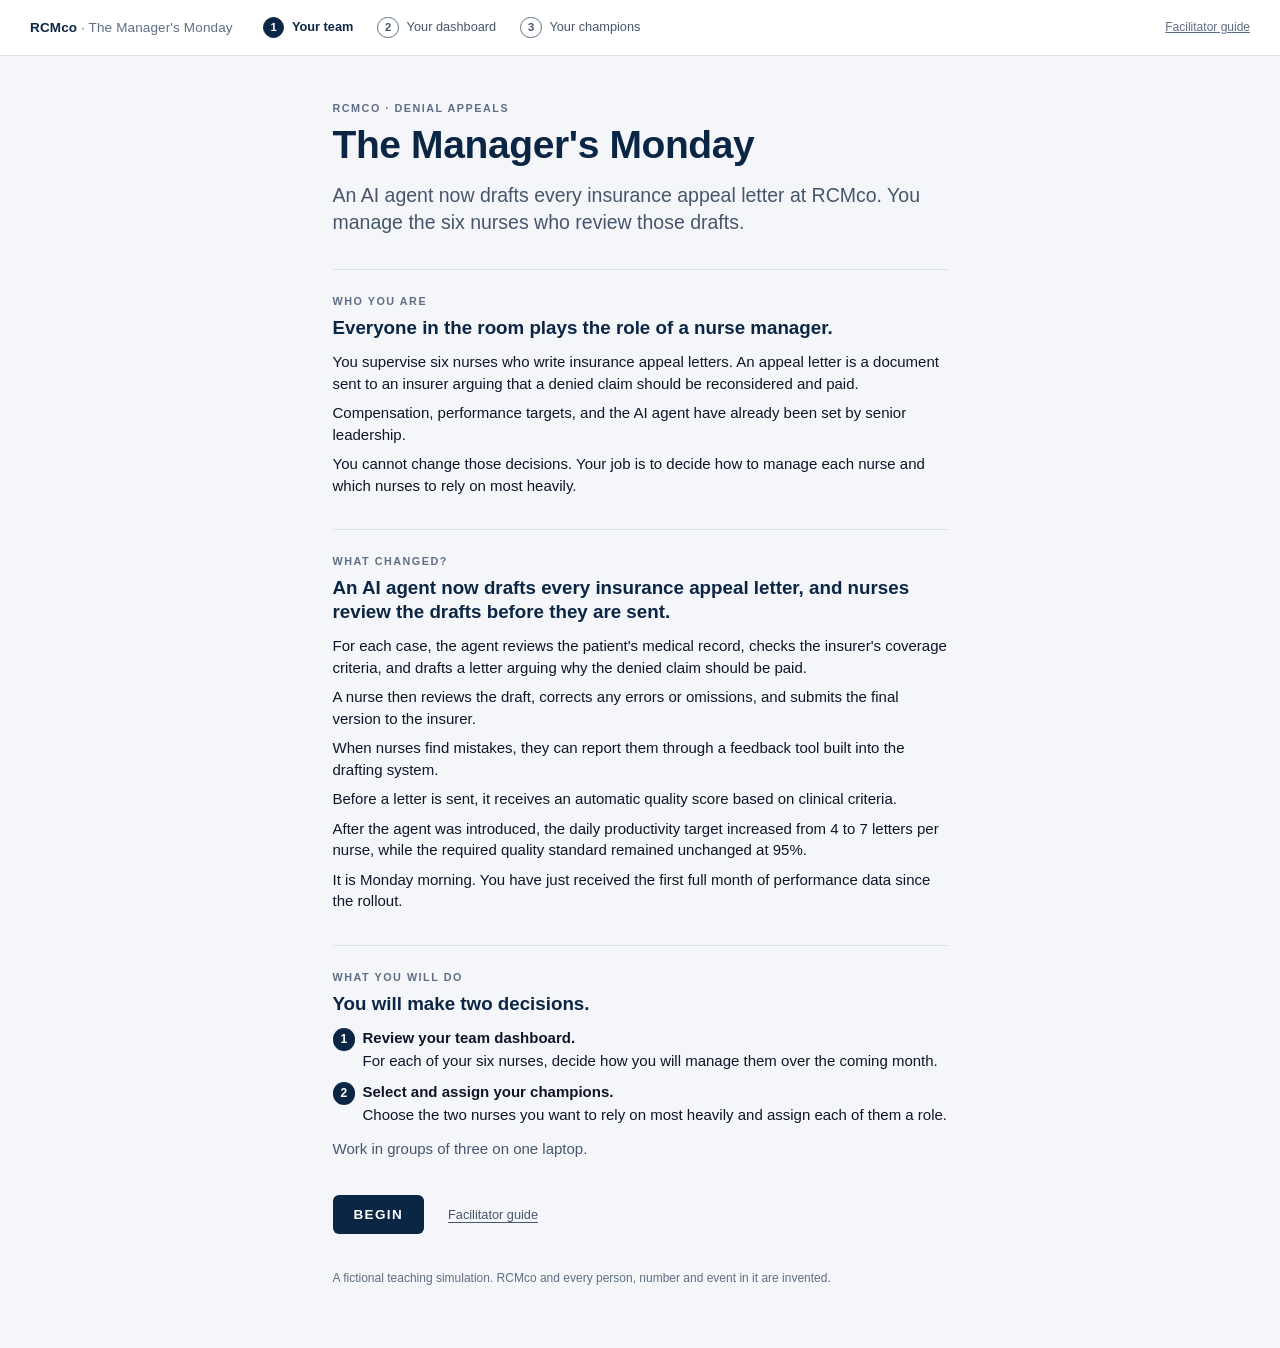
<file: index.html>
<!doctype html>
<html lang="en">
<head>
<meta charset="utf-8">
<meta name="viewport" content="width=device-width, initial-scale=1">
<title></title>
<link rel="stylesheet" href="assets/style.css">
</head>
<body data-page="index">
<nav id="nav"></nav>
<main id="main" class="doc"></main>
<script src="data/model.js"></script>
<script src="data/script.js"></script>
<script src="assets/nav.js"></script>
<script src="assets/doc.js"></script>
</body>
</html>
</file>
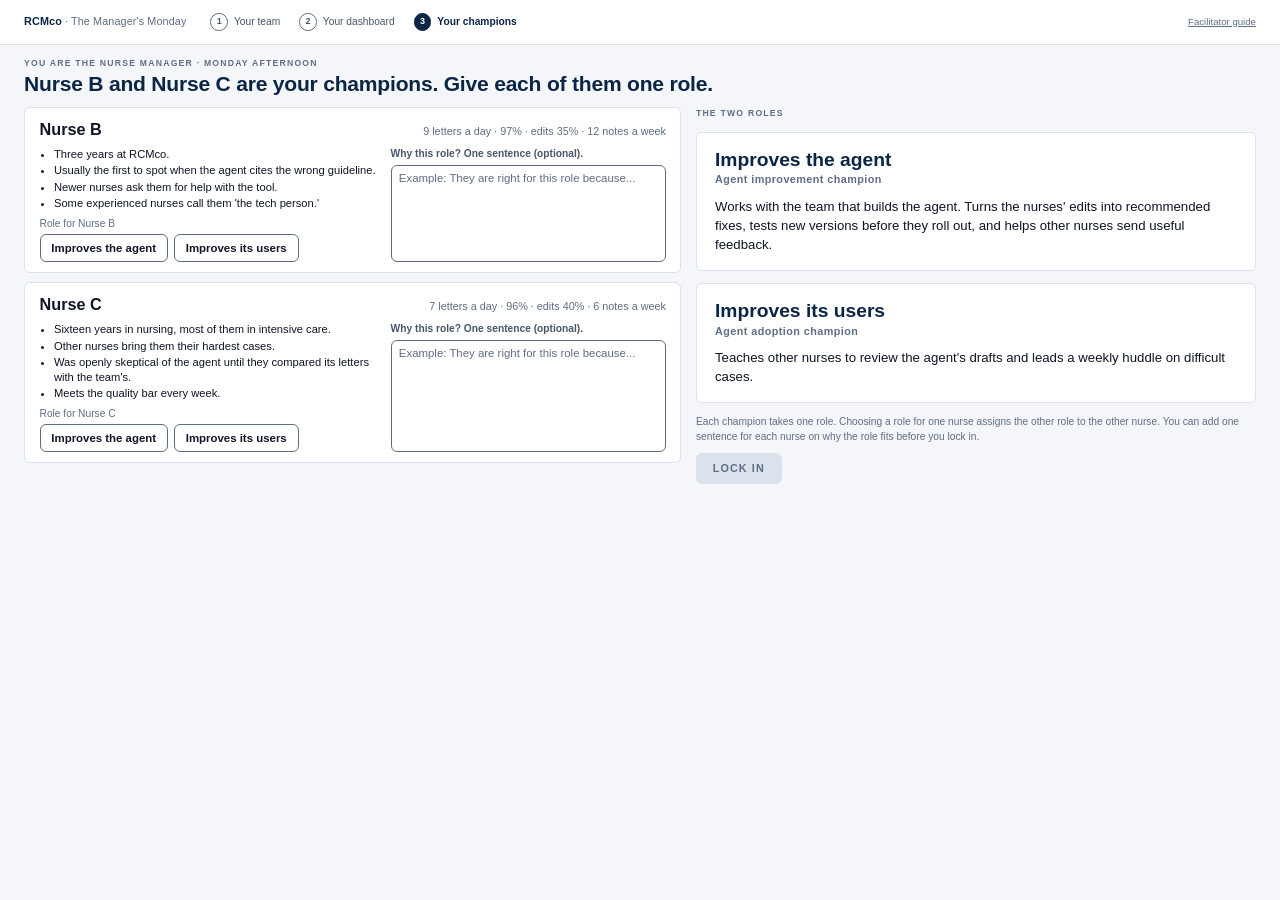
<file: champions.html>
<!doctype html>
<html lang="en" class="fit">
<head>
<meta charset="utf-8">
<meta name="viewport" content="width=device-width, initial-scale=1">
<title></title>
<link rel="stylesheet" href="assets/style.css">
</head>
<body data-page="champions">
<nav id="nav"></nav>
<main id="main" class="stage"></main>
<script src="data/model.js"></script>
<script src="data/script.js"></script>
<script src="assets/nav.js"></script>
<script src="assets/champions.js"></script>
</body>
</html>
</file>
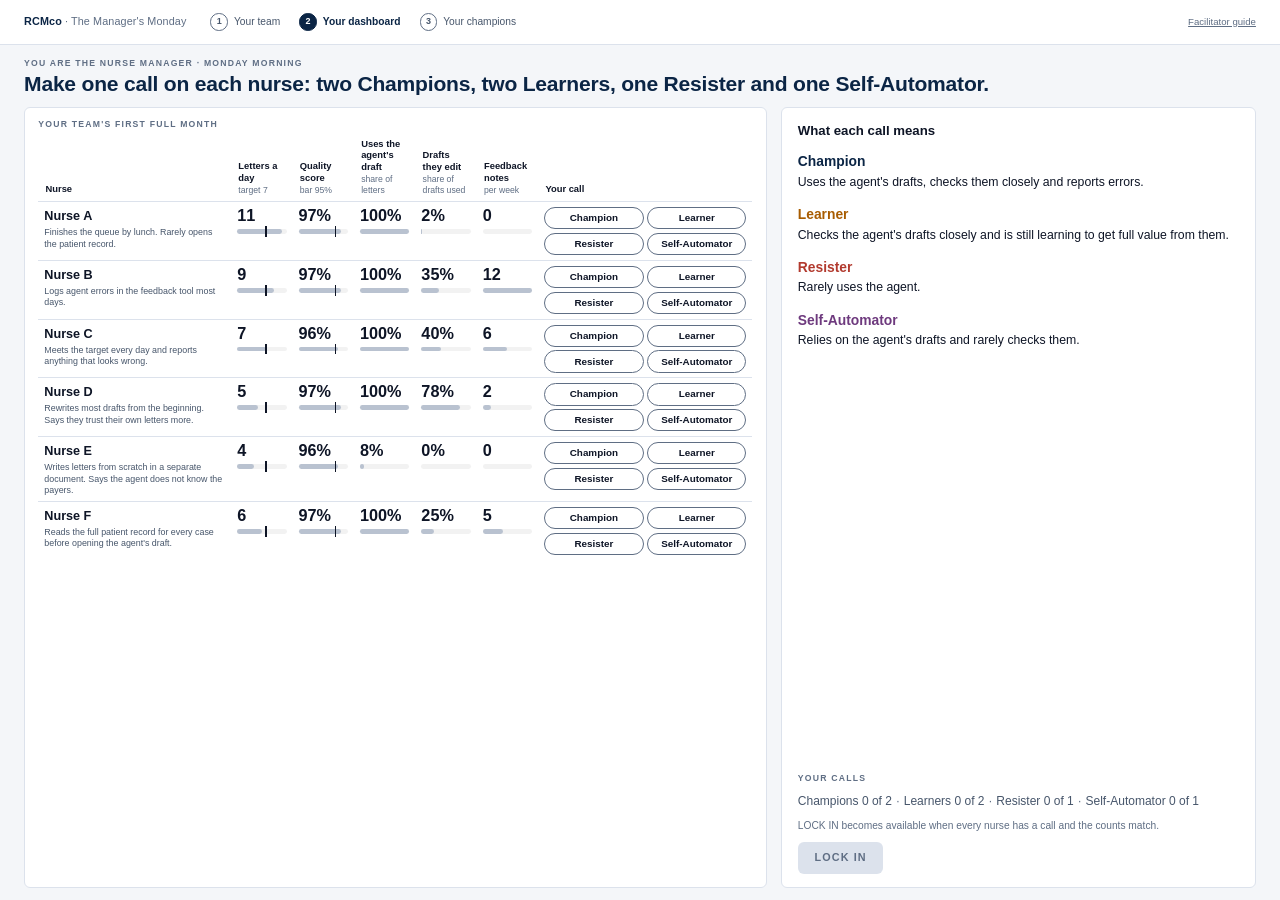
<file: dashboard.html>
<!doctype html>
<html lang="en" class="fit">
<head>
<meta charset="utf-8">
<meta name="viewport" content="width=device-width, initial-scale=1">
<title></title>
<link rel="stylesheet" href="assets/style.css">
</head>
<body data-page="dashboard">
<nav id="nav"></nav>
<main id="main" class="stage"></main>
<script src="data/model.js"></script>
<script src="data/script.js"></script>
<script src="assets/nav.js"></script>
<script src="assets/dashboard.js"></script>
</body>
</html>
</file>
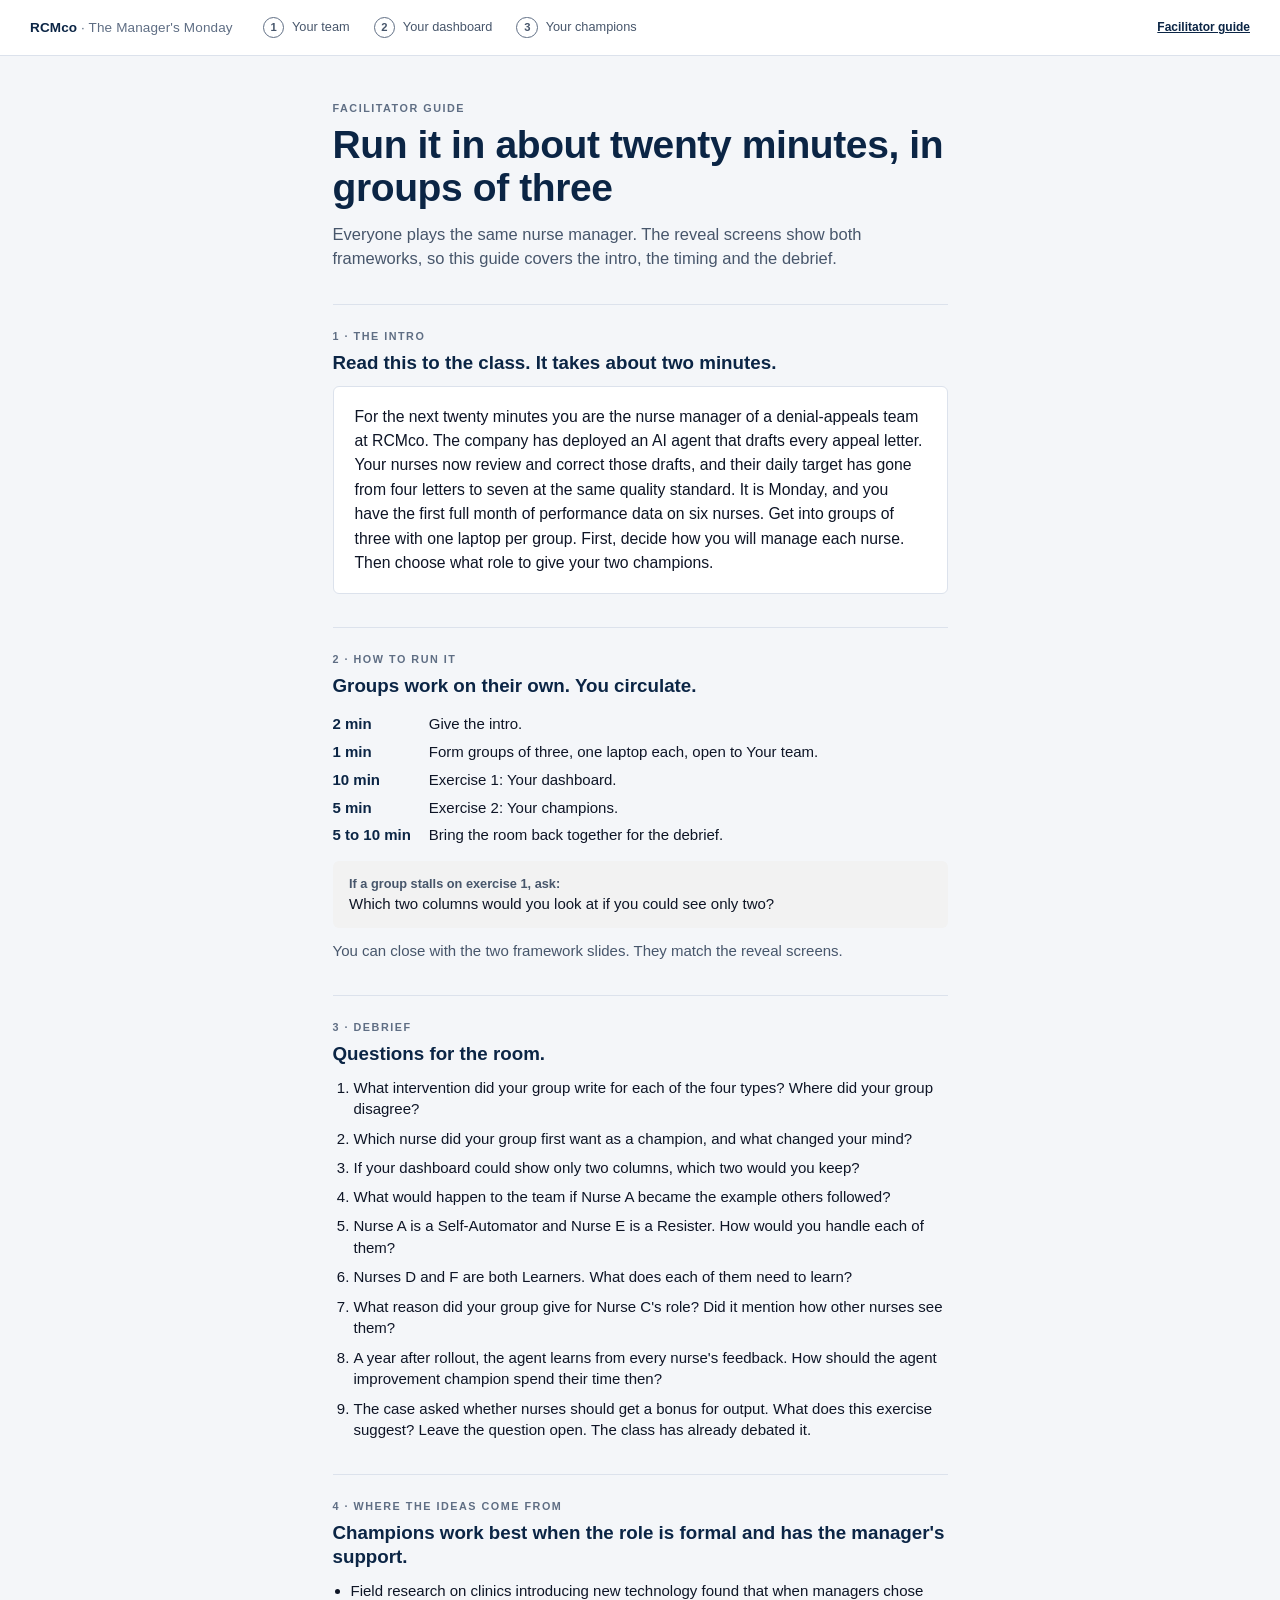
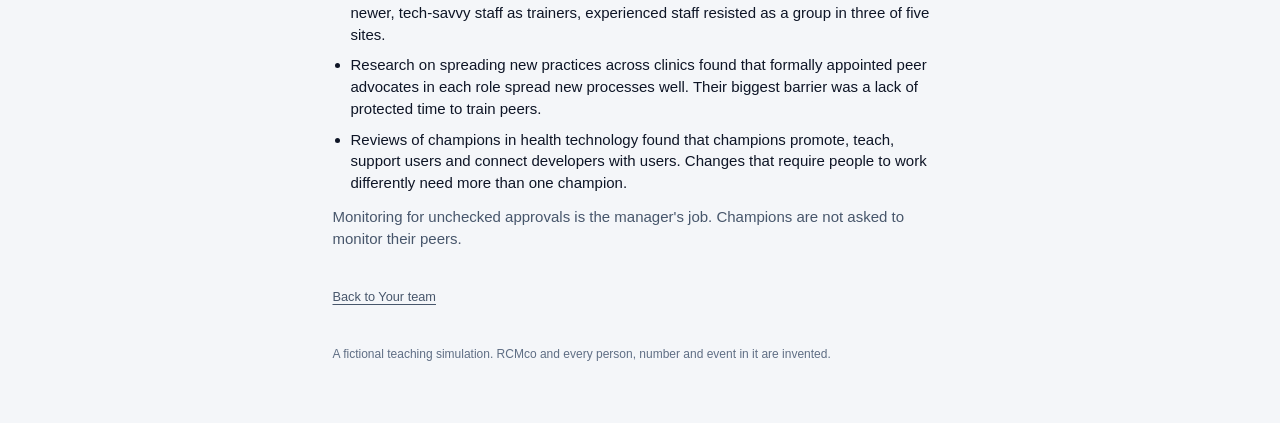
<file: facilitate.html>
<!doctype html>
<html lang="en">
<head>
<meta charset="utf-8">
<meta name="viewport" content="width=device-width, initial-scale=1">
<title></title>
<link rel="stylesheet" href="assets/style.css">
</head>
<body data-page="facilitate">
<nav id="nav"></nav>
<main id="main" class="doc"></main>
<script src="data/model.js"></script>
<script src="data/script.js"></script>
<script src="assets/nav.js"></script>
<script src="assets/doc.js"></script>
</body>
</html>
</file>
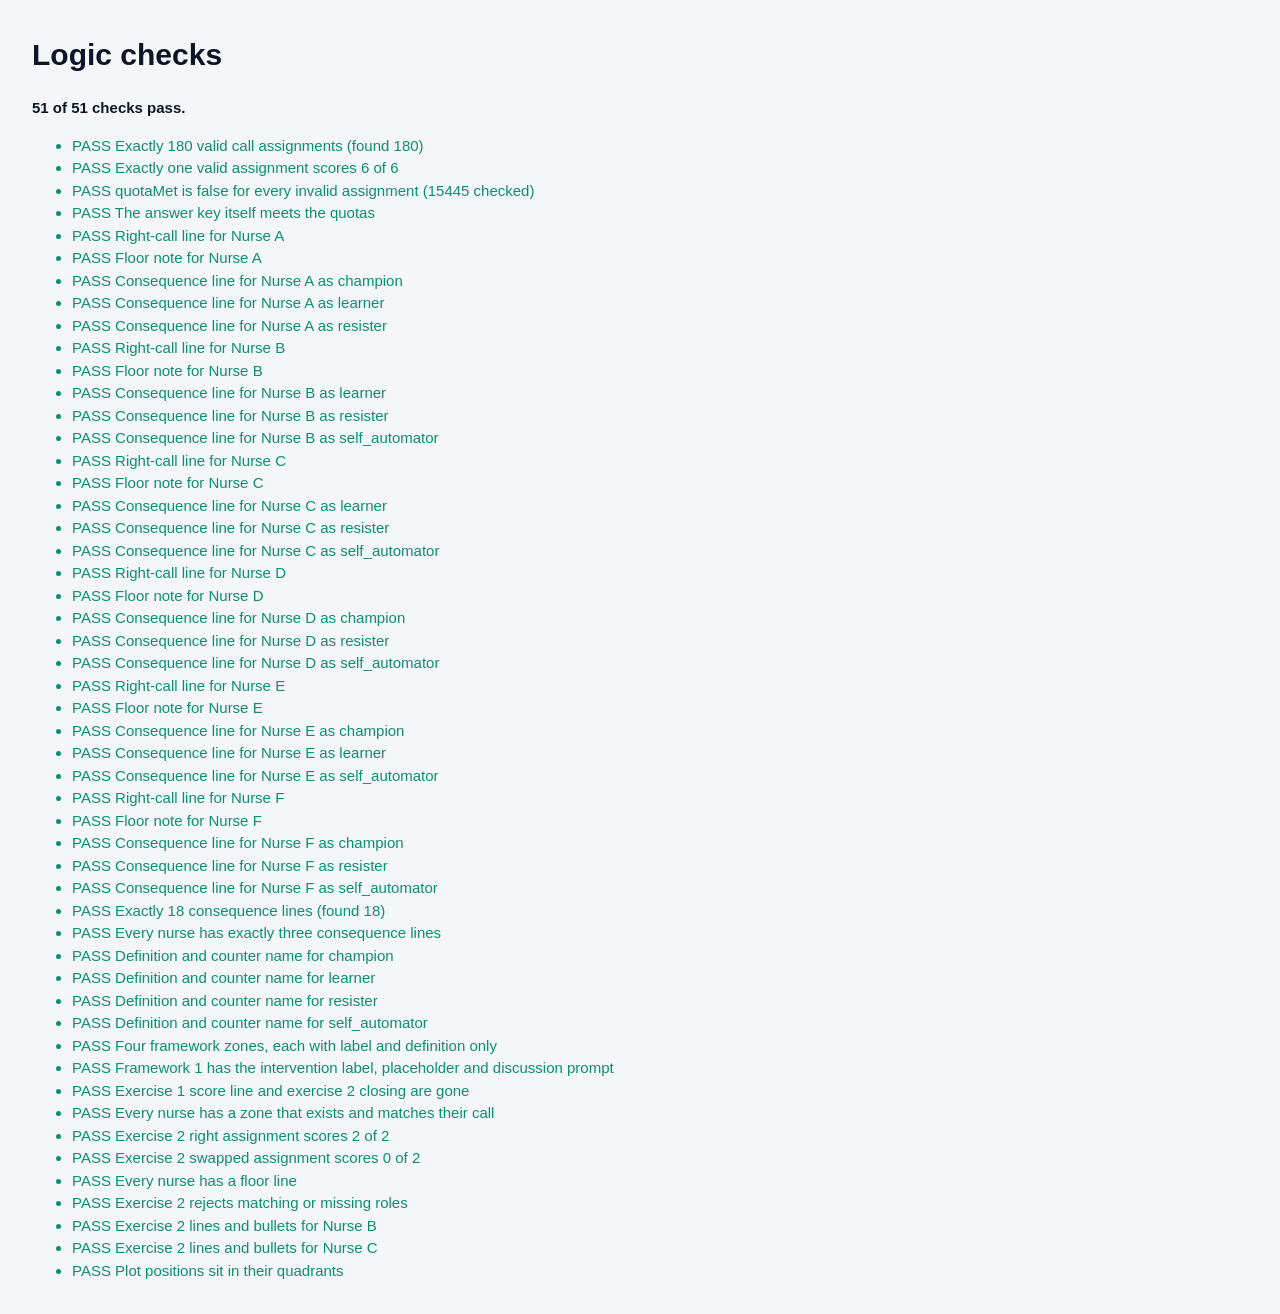
<file: test.html>
<!doctype html>
<html lang="en">
<head>
<meta charset="utf-8">
<meta name="viewport" content="width=device-width, initial-scale=1">
<meta name="robots" content="noindex">
<title>Logic checks</title>
<style>
  body { font: 15px/1.5 -apple-system, BlinkMacSystemFont, "Segoe UI", Roboto, Arial, sans-serif; margin: 2rem; color: #0E1526; background: #F4F6F9; }
  li.pass { color: #0C8F6E; } li.fail { color: #B23A2E; font-weight: 600; }
  #summary { font-weight: 600; }
</style>
</head>
<body>
<h1>Logic checks</h1>
<p id="summary"></p>
<ul id="results"></ul>
<script src="data/model.js"></script>
<script src="data/script.js"></script>
<script src="assets/test.js"></script>
</body>
</html>
</file>
<file: assets/style.css>
/* The Manager's Monday. All styling.
   Sharp, calm, high contrast. One accent per meaning: navy = Champion, orange = Learner, red = Resister,
   plum = Self-Automator.
   Every size is in rem. Documents scale with width; the two exercise pages (html.fit) follow
   whichever of width or height is tighter, so they fit one screen. */

:root {
  --bg: #F4F6F9;  --surface: #FFFFFF;  --hairline: #DCE2EC;  --panel: #F2F2F2;
  --text: #0E1526; --muted: #47566B;   --dim: #5F6E84;
  --navy: #0B2545;
  --orange: #E8830C; --orange-text: #A85C00;
  --red: #B23A2E;  --red-tint: #FBECEA;
  --plum: #6E3A7E;
  --ok: #0C8F6E;
  --sans: -apple-system, BlinkMacSystemFont, "Segoe UI", Roboto, "Helvetica Neue", Arial, sans-serif;
  --radius: 6px; --hair: 0.75px solid var(--hairline);
  --bar: #B9C2D0;
  --ease: cubic-bezier(0.2, 0.7, 0.2, 1);
}

/* ---------- Scales ---------- */
html { font-size: clamp(15px, 0.9vw, 22px); }
html.fit { font-size: clamp(8px, min(0.94vw, 1.67vh), 32px); }
@media (max-width: 899px) {
  html.fit { font-size: 15px; }
}

/* ---------- Base ---------- */
*, *::before, *::after { box-sizing: border-box; }
body {
  margin: 0; background: var(--bg); color: var(--text);
  font-family: var(--sans); font-size: 1rem; line-height: 1.45;
  -webkit-font-smoothing: antialiased; text-rendering: optimizeLegibility;
}
h1, h2, h3, p, ol, ul { margin: 0; }
ol, ul { padding: 0; list-style: none; }
a { color: var(--navy); }
button { font: inherit; color: inherit; }
:focus-visible { outline: 0.15rem solid var(--navy); outline-offset: 0.15rem; border-radius: 0.2rem; }
.sr-only {
  position: absolute; width: 1px; height: 1px; padding: 0; margin: -1px;
  overflow: hidden; clip: rect(0 0 0 0); white-space: nowrap; border: 0;
}

.eyebrow {
  font-size: 0.72rem; font-weight: 600; letter-spacing: 0.14em; text-transform: uppercase;
  color: var(--dim);
}
.muted { color: var(--muted); }
.fine { font-size: 0.8rem; color: var(--dim); }

/* ---------- Buttons ---------- */
.btn {
  display: inline-flex; align-items: center; justify-content: center; gap: 0.5em;
  min-height: 2.6rem; padding: 0.6rem 1.4rem; border: 0; border-radius: var(--radius);
  background: var(--navy); color: #fff; font-weight: 700; font-size: 0.9rem; letter-spacing: 0.1em;
  text-decoration: none; cursor: pointer; transition: background-color 200ms ease-out, opacity 200ms ease-out;
}
.btn:hover { background: #163A66; }
.btn:focus-visible { outline-offset: 0.2rem; }
.btn[disabled] { background: var(--hairline); color: var(--dim); cursor: not-allowed; }
.link {
  background: none; border: 0; padding: 0.2rem 0; cursor: pointer;
  color: var(--muted); font-size: 0.85rem; text-decoration: underline; text-underline-offset: 0.2em;
}
.link:hover { color: var(--text); }

/* ---------- Nav ---------- */
.nav {
  display: flex; align-items: center; gap: 2rem; flex-wrap: wrap;
  padding: 0.9rem 2rem; background: var(--surface); border-bottom: var(--hair);
}
.nav-brand { font-weight: 700; font-size: 0.9rem; color: var(--navy); letter-spacing: 0.01em; }
.nav-brand span { color: var(--dim); font-weight: 500; }
.nav-steps { display: flex; gap: 1.6rem; flex-wrap: wrap; }
.nav-steps a {
  display: inline-flex; align-items: center; gap: 0.5rem; padding: 0.2rem 0;
  color: var(--muted); text-decoration: none; font-size: 0.85rem;
}
.nav-steps a:hover { color: var(--text); }
.nav-num {
  display: inline-grid; place-items: center; width: 1.45rem; height: 1.45rem; border-radius: 50%;
  border: var(--hair); border-color: var(--dim); font-size: 0.75rem; font-weight: 700;
}
.nav-steps a[aria-current="step"] { color: var(--navy); font-weight: 700; }
.nav-steps a[aria-current="step"] .nav-num { background: var(--navy); border-color: var(--navy); color: #fff; }
.nav-guide { margin-left: auto; font-size: 0.8rem; color: var(--dim); }
.nav-guide[aria-current="page"] { color: var(--navy); font-weight: 700; }

/* ---------- Documents (index, facilitate) ---------- */
.doc { max-width: 44rem; margin: 0 auto; padding: 3rem 1.5rem 4rem; }
.doc h1 { font-size: 2.6rem; line-height: 1.1; color: var(--navy); letter-spacing: -0.01em; margin-top: 0.5rem; }
.doc .standfirst { font-size: 1.3rem; line-height: 1.4; color: var(--muted); margin-top: 1rem; }
.doc section { margin-top: 2.2rem; padding-top: 1.6rem; border-top: var(--hair); }
.doc h2 { font-size: 1.25rem; line-height: 1.3; color: var(--navy); margin: 0.4rem 0 0.7rem; }
.doc p + p { margin-top: 0.5rem; }
.doc .lede { font-size: 1.1rem; color: var(--muted); margin-top: 0.9rem; }
.steps-list { counter-reset: s; display: grid; gap: 0.6rem; }
.steps-list li { counter-increment: s; display: grid; grid-template-columns: 2rem 1fr; align-items: baseline; }
.step-sub { display: block; font-weight: 400; color: var(--text); margin-top: 0.1rem; }
.steps-list li::before {
  content: counter(s); display: inline-grid; place-items: center; width: 1.5rem; height: 1.5rem;
  border-radius: 50%; background: var(--navy); color: #fff; font-size: 0.8rem; font-weight: 700;
}
.doc .after { margin-top: 0.8rem; color: var(--muted); }
.begin { margin-top: 2.4rem; display: flex; align-items: center; gap: 1.6rem; flex-wrap: wrap; }
.disclaimer { margin-top: 2.4rem; }

.quote {
  background: var(--surface); border: var(--hair); border-radius: var(--radius);
  padding: 1.2rem 1.4rem; font-size: 1.05rem; line-height: 1.55;
}
.timeline { display: grid; grid-template-columns: max-content 1fr; gap: 0.4rem 1.2rem; }
.timeline dt { font-weight: 700; color: var(--navy); }
.timeline dd { margin: 0; }
.tip { margin-top: 1rem; background: var(--panel); border-radius: var(--radius); padding: 0.9rem 1.1rem; }
.tip strong { display: block; font-size: 0.85rem; color: var(--muted); font-weight: 600; }
.numbered { list-style: decimal; padding-left: 1.4rem; display: grid; gap: 0.5rem; }
.bulleted { list-style: disc; padding-left: 1.2rem; display: grid; gap: 0.6rem; }

/* ---------- Exercise pages (one screen) ---------- */
.fit body { min-height: 100vh; display: flex; flex-direction: column; }
.stage {
  flex: 1; display: flex; flex-direction: column; gap: 0.85rem;
  width: 100%; max-width: 118rem; margin: 0 auto; padding: 1rem 2rem 1rem;
}
.task h1 { font-size: 1.75rem; line-height: 1.15; color: var(--navy); margin-top: 0.25rem; letter-spacing: -0.01em; }
.split { flex: 1; display: grid; gap: 1.2rem; min-height: 0; }
.split-60 { grid-template-columns: minmax(0, 61fr) minmax(0, 39fr); }
.split-55 { grid-template-columns: minmax(0, 54fr) minmax(0, 46fr); }
.card {
  background: var(--surface); border: var(--hair); border-radius: var(--radius);
  padding: 1.1rem 1.3rem;
}
.panel { display: flex; flex-direction: column; gap: 0.9rem; }
.panel-foot { margin-top: auto; display: flex; flex-direction: column; gap: 0.7rem; }
.actions { display: flex; align-items: center; gap: 1.4rem; flex-wrap: wrap; }
.panel h2 { font-size: 1.1rem; color: var(--text); }
.panel h2.eyebrow { font-size: 0.72rem; color: var(--dim); }

/* Tags carry their word as well as their color */
.tag {
  display: inline-flex; align-items: center; padding: 0.2rem 0.6rem; border-radius: 0.3rem;
  font-size: 0.85rem; font-weight: 700; letter-spacing: 0.04em; white-space: nowrap;
}
.tag-champion { background: var(--navy); color: #fff; }
.tag-learner { background: var(--orange); color: var(--text); }
.tag-resister { background: var(--red); color: #fff; }
.tag-self_automator { background: var(--plum); color: #fff; }
.word-champion { color: var(--navy); }
.word-learner { color: var(--orange-text); }
.word-resister { color: var(--red); }
.word-self_automator { color: var(--plum); }

/* ---------- Exercise 1: dashboard ---------- */
.dash { padding: 0.8rem 1.1rem 0.4rem; }
.dash-title { margin-bottom: 0.3rem; }
.dash table { width: 100%; border-collapse: collapse; table-layout: fixed; }
.dash thead th {
  text-align: left; vertical-align: bottom; font-size: 0.78rem; line-height: 1.25; font-weight: 700; color: var(--text);
  padding: 0.4rem 0.6rem 0.5rem; border-bottom: var(--hair);
}
.dash thead th small { display: block; font-weight: 500; color: var(--dim); font-size: 0.72rem; }
.dash td, .dash tbody th { padding: 0.4rem 0.5rem; vertical-align: top; border-bottom: var(--hair); text-align: left; font-weight: 400; }
.dash tr.last > *, .dash tr.reveal-row td { border-bottom: 0; }
.dash tr.has-reveal > * { border-bottom: 0; padding-bottom: 0.15rem; }
.dash tr.reveal-row td { padding: 0 0.5rem 0.4rem; border-bottom: var(--hair); }
.dash tr.reveal-row.last td { border-bottom: 0; }
.col-nurse { width: 27%; }
.col-metric { width: 8.6%; }
.col-call { width: 30%; }
.nurse-name { font-weight: 700; font-size: 1.05rem; }
.floor { font-size: 0.74rem; color: var(--muted); line-height: 1.28; margin-top: 0.15rem; }
.metric-val { font-size: 1.35rem; font-weight: 600; line-height: 1.1; font-variant-numeric: tabular-nums; }
.bar { position: relative; height: 0.4rem; margin-top: 0.35rem; background: var(--panel); border-radius: 0.2rem; }
.bar-fill { position: absolute; inset: 0 auto 0 0; background: var(--bar); border-radius: 0.2rem; }
.bar-tick { position: absolute; top: -0.25rem; bottom: -0.25rem; width: 0.14rem; margin-left: -0.07rem; background: var(--text); }

.pills { display: grid; grid-template-columns: repeat(2, minmax(0, 1fr)); gap: 0.3rem; max-width: min(22rem, 100%); }
.pill {
  padding: 0.35rem 0.6rem; border: 0.75px solid var(--dim); border-radius: 1rem; background: var(--surface);
  font-size: 0.82rem; font-weight: 600; cursor: pointer; line-height: 1.2; color: var(--text);
  white-space: nowrap; text-align: center;
  transition: background-color 200ms ease-out, color 200ms ease-out, border-color 200ms ease-out;
}
.pill:hover { border-color: var(--text); }
.pill[aria-pressed="true"].pill-champion { background: var(--navy); border-color: var(--navy); color: #fff; }
.pill[aria-pressed="true"].pill-learner { background: var(--orange); border-color: var(--orange); color: var(--text); }
.pill[aria-pressed="true"].pill-resister { background: var(--red); border-color: var(--red); color: #fff; }
.pill[aria-pressed="true"].pill-self_automator { background: var(--plum); border-color: var(--plum); color: #fff; }

.result { display: flex; flex-wrap: wrap; align-items: center; gap: 0.3rem 0.6rem; }
.mark { display: inline-flex; align-items: center; gap: 0.35rem; font-size: 0.88rem; color: var(--muted); }
.glyph { font-weight: 800; font-size: 0.95rem; line-height: 1; }
.glyph-ok { color: var(--ok); }
.glyph-no { color: var(--text); }
.reveal-line { font-size: 0.8rem; line-height: 1.35; color: var(--text); max-width: 60rem; }
.reveal-line.is-wrong { color: var(--text); }
.reveal-line .who { font-weight: 700; }

.defs { display: grid; gap: 1.1rem; }
.def { display: grid; gap: 0.2rem; }
.def-name { font-weight: 700; font-size: 1.15rem; }
.def p { font-size: 1.02rem; line-height: 1.4; color: var(--text); }
.counter { font-size: 1rem; font-weight: 600; font-variant-numeric: tabular-nums; }
.counter .met, .counter .unmet { white-space: nowrap; }
.counter .sep { color: var(--dim); font-weight: 400; margin: 0 0.35rem; }
.counter .met { color: var(--text); }
.counter .unmet { color: var(--muted); font-weight: 500; }
.rule { font-size: 0.85rem; color: var(--dim); }
.score { font-size: 1.15rem; font-weight: 700; color: var(--navy); }
.fw-head h2:focus { outline: 0; }

/* Framework 1 grid */
.fw-head h2 { font-size: 1.1rem; line-height: 1.25; color: var(--navy); margin-top: 0.2rem; }
.split-55 .fw-head h2 { font-size: 1.35rem; }
.quote { margin: 0; }
.fw { display: grid; grid-template-columns: 1.4rem 1.6rem 1fr; grid-template-rows: 1fr auto auto; gap: 0; flex: 1; min-height: 20rem; }
/* Rotated as a plain horizontal block. writing-mode left a stray dot in Safari. */
.fw-ylabel { grid-row: 1; grid-column: 1; position: relative; overflow: visible; }
.fw-ylabel-in {
  position: absolute; left: 50%; top: 50%; width: 20rem; transform: translate(-50%, -50%) rotate(-90deg);
  display: flex; justify-content: center; align-items: baseline; gap: 0.3em;
  font-size: 0.78rem; line-height: 1.2; white-space: nowrap; color: var(--text);
  border: 0; outline: 0; list-style: none;
}
.fw-ylabel-main { font-weight: 700; }
.fw-ylabel-sub { font-weight: 500; font-size: smaller; color: var(--dim); }
.fw-yticks {
  grid-row: 1; grid-column: 2; display: flex; flex-direction: column; justify-content: space-between;
  font-size: 0.68rem; color: var(--dim); padding: 0.2rem 0.3rem 0.2rem 0; text-align: right;
}
.fw-plot {
  grid-row: 1; grid-column: 3; position: relative; display: grid;
  grid-template-columns: 1fr 1fr; grid-template-rows: 1fr 1fr; gap: 0.35rem;
}
.zone {
  position: relative; border: var(--hair); border-color: #C9D1DD; border-radius: 0.2rem; background: var(--surface);
  padding: 0.4rem 0.5rem; display: flex; flex-direction: column; justify-content: flex-end; gap: 0.15rem;
}
.zone-resister, .zone-self_automator { background: var(--red-tint); border-color: #EDCBC6; justify-content: flex-start; }
.zone-learner .zone-text { max-width: 72%; }
.zone-name { font-weight: 800; font-size: 0.8rem; letter-spacing: 0.08em; text-transform: uppercase; }
.zone-def { font-size: 0.7rem; line-height: 1.25; color: var(--text); }
.zone-input {
  width: 100%; margin-top: 0.3rem; resize: none; font: inherit; font-size: 0.7rem; line-height: 1.25;
  color: var(--text); padding: 0.25rem 0.35rem; border: 0.75px solid var(--hairline); border-radius: 0.2rem;
  background: rgba(255, 255, 255, 0.85);
}
.zone-resister .zone-input, .zone-self_automator .zone-input { background: rgba(255, 255, 255, 0.7); }
.zone-input::placeholder { color: var(--dim); }
.zone-input:focus-visible { outline-offset: 0.05rem; }
.discuss { font-size: 0.9rem; line-height: 1.35; font-weight: 600; color: var(--navy); }
.fw-xticks {
  grid-row: 2; grid-column: 3; display: flex; justify-content: space-between;
  font-size: 0.68rem; color: var(--dim); padding: 0.2rem 0.2rem 0;
}
.fw-xlabel { grid-row: 3; grid-column: 3; text-align: center; font-size: 0.78rem; font-weight: 700; }
.fw-xlabel small { font-weight: 500; color: var(--dim); }
.dots { position: absolute; inset: 0; pointer-events: none; }
.dot {
  position: absolute; width: 1.9rem; height: 1.9rem; margin: -0.95rem 0 0 -0.95rem; border-radius: 50%;
  display: grid; place-items: center; font-weight: 800; font-size: 0.85rem; color: #fff;
  border: 0.14rem solid var(--surface);
}
.dot-champion { background: var(--navy); }
.dot-learner { background: var(--orange); color: var(--text); }
.dot-resister { background: var(--red); }
.dot-self_automator { background: var(--plum); }

.diff { background: var(--navy); color: #fff; border-radius: var(--radius); padding: 0.65rem 0.9rem; }
.diff h3 { font-size: 0.85rem; margin-bottom: 0.35rem; }
.diff dl { margin: 0; display: grid; grid-template-columns: max-content 1fr; gap: 0.3rem 0.8rem; }
.diff dt { font-size: 0.72rem; font-weight: 700; letter-spacing: 0.06em; text-transform: uppercase; color: #AFC0D8; padding-top: 0.1rem; }
.diff dd { margin: 0; font-size: 0.76rem; line-height: 1.3; }
.diff dd.key { font-weight: 700; }

/* ---------- Exercise 2: champions ---------- */
.nurses { display: grid; gap: 0.8rem; align-content: start; }
.ncard { display: flex; flex-direction: column; gap: 0.5rem; padding: 0.8rem 1.2rem; }
.ncard-body { display: grid; grid-template-columns: minmax(0, 11fr) minmax(0, 9fr); gap: 1.2rem; align-items: stretch; }
.ncard-act { display: grid; gap: 0.45rem; align-content: start; }
.ncard-head { display: flex; align-items: baseline; justify-content: space-between; gap: 1rem; flex-wrap: wrap; }
.ncard h2 { font-size: 1.35rem; }
.stats { font-size: 0.9rem; color: var(--dim); font-variant-numeric: tabular-nums; }
.ncard ul { list-style: disc; padding-left: 1.2rem; display: grid; gap: 0.1rem; font-size: 0.93rem; line-height: 1.35; }
.choice { display: flex; flex-wrap: wrap; gap: 0.2rem 0.5rem; align-items: center; }
.choice-label { font-size: 0.85rem; color: var(--dim); width: 100%; }
.opt {
  padding: 0.4rem 0.9rem; border: 0.75px solid var(--dim); border-radius: var(--radius);
  background: var(--surface); font-size: 0.95rem; font-weight: 600; cursor: pointer;
  transition: background-color 200ms ease-out, color 200ms ease-out;
}
.opt:hover { border-color: var(--text); }
.opt[aria-pressed="true"] { background: var(--navy); border-color: var(--navy); color: #fff; }
.opt[disabled] { cursor: default; }
.ncard .result { flex-direction: row; flex-wrap: nowrap; align-items: baseline; gap: 0.6rem; padding-top: 0.5rem; border-top: var(--hair); }
.ncard .result .reveal-line { font-size: 0.86rem; }
.result-body { display: grid; gap: 0.2rem; }
.your-reason { font-size: 0.84rem; overflow-wrap: anywhere; }
.reason-check { font-size: 0.82rem; color: var(--muted); }
.reason { display: grid; grid-template-rows: auto 1fr; gap: 0.25rem; }
.reason label { font-size: 0.85rem; font-weight: 600; color: var(--muted); }
.reason textarea {
  width: 100%; resize: none; font: inherit; font-size: 0.95rem; line-height: 1.35; color: var(--text);
  padding: 0.4rem 0.6rem; border: 0.75px solid var(--dim); border-radius: var(--radius); background: var(--surface);
}
.reason textarea::placeholder { color: var(--dim); }
.reason textarea:disabled { background: var(--panel); color: var(--muted); }

.roles { display: grid; gap: 1rem; align-content: start; }
.role h3 { font-size: 1.6rem; color: var(--navy); line-height: 1.2; }
.role .formal { font-size: 0.9rem; color: var(--dim); font-weight: 600; letter-spacing: 0.04em; margin-top: 0.1rem; }
.role { padding: 1.3rem 1.5rem; }
.role p { margin-top: 0.7rem; font-size: 1.1rem; }

.fw2 { width: 100%; border-collapse: collapse; table-layout: fixed; }
.fw2 th, .fw2 td { text-align: left; vertical-align: top; padding: 0.35rem 0.5rem; border-bottom: var(--hair); }
.fw2 thead th { vertical-align: bottom; }
.fw2 thead th .plain { display: block; font-size: 1.2rem; color: var(--navy); }
.fw2 thead th .formal { display: block; font-size: 0.82rem; color: var(--dim); font-weight: 600; }
.fw2 tbody th { font-size: 0.9rem; color: var(--muted); }
.fw2 thead td { width: 21%; }
.fw2 td { font-size: 0.92rem; line-height: 1.35; }
.fw2 tr:last-child th, .fw2 tr:last-child td { border-bottom: 0; }
.end { font-weight: 600; color: var(--navy); font-size: 0.95rem; line-height: 1.4; }

.who { font-weight: 700; }

/* ---------- Motion ---------- */
@keyframes rise { from { opacity: 0; transform: translateY(0.4rem); } to { opacity: 1; transform: none; } }
@keyframes pop { from { opacity: 0; transform: scale(0.4); } to { opacity: 1; transform: none; } }
.enter { animation: rise 300ms ease-out both; animation-delay: calc(var(--i, 0) * 150ms); }
.dot.enter { animation-name: pop; animation-duration: 350ms; animation-delay: calc(300ms + var(--i, 0) * 150ms); }
@media (prefers-reduced-motion: reduce) {
  *, *::before, *::after { animation: none !important; transition: none !important; }
}

/* ---------- Narrow screens: stack and scroll ---------- */
@media (max-width: 899px) {
  .nav { padding: 0.8rem 1rem; gap: 0.8rem 1.4rem; }
  .nav-guide { margin-left: 0; }
  .nav-steps { gap: 0.4rem 1rem; }
  .nav-steps a { font-size: 0.82rem; }
  .choice-label { width: 100%; }
  .ncard-body { grid-template-columns: minmax(0, 1fr); }
  .reason textarea { field-sizing: content; min-height: calc(4lh + 0.8rem); }
  .stage { padding: 1rem; }
  .split-60, .split-55 { grid-template-columns: minmax(0, 1fr); }
  .dash { padding: 0.8rem; overflow: visible; }
  .dash table, .dash thead, .dash tbody, .dash tr, .dash td, .dash tbody th { display: block; width: auto; }
  .dash thead { position: absolute; width: 1px; height: 1px; overflow: hidden; clip: rect(0 0 0 0); }
  .dash tr.nurse-row { display: grid; grid-template-columns: repeat(2, minmax(0, 1fr)); gap: 0.6rem 1rem; padding: 0.9rem 0; border-bottom: var(--hair); }
  .dash tr.nurse-row.has-reveal { border-bottom: 0; }
  .dash tr.nurse-row > * { padding: 0; border: 0; }
  .dash tr.nurse-row .cell-nurse, .dash tr.nurse-row .cell-call { grid-column: 1 / -1; }
  .dash td.cell-metric::before { content: attr(data-label); display: block; font-size: 0.72rem; color: var(--dim); font-weight: 600; }
  .dash tr.reveal-row td { padding: 0 0 0.9rem; }
  .counter .met, .counter .unmet { white-space: normal; }
  .fw { min-height: 44rem; }
  .doc { padding: 2rem 1rem 3rem; }
  .doc h1 { font-size: 2.1rem; }
}
</file>
